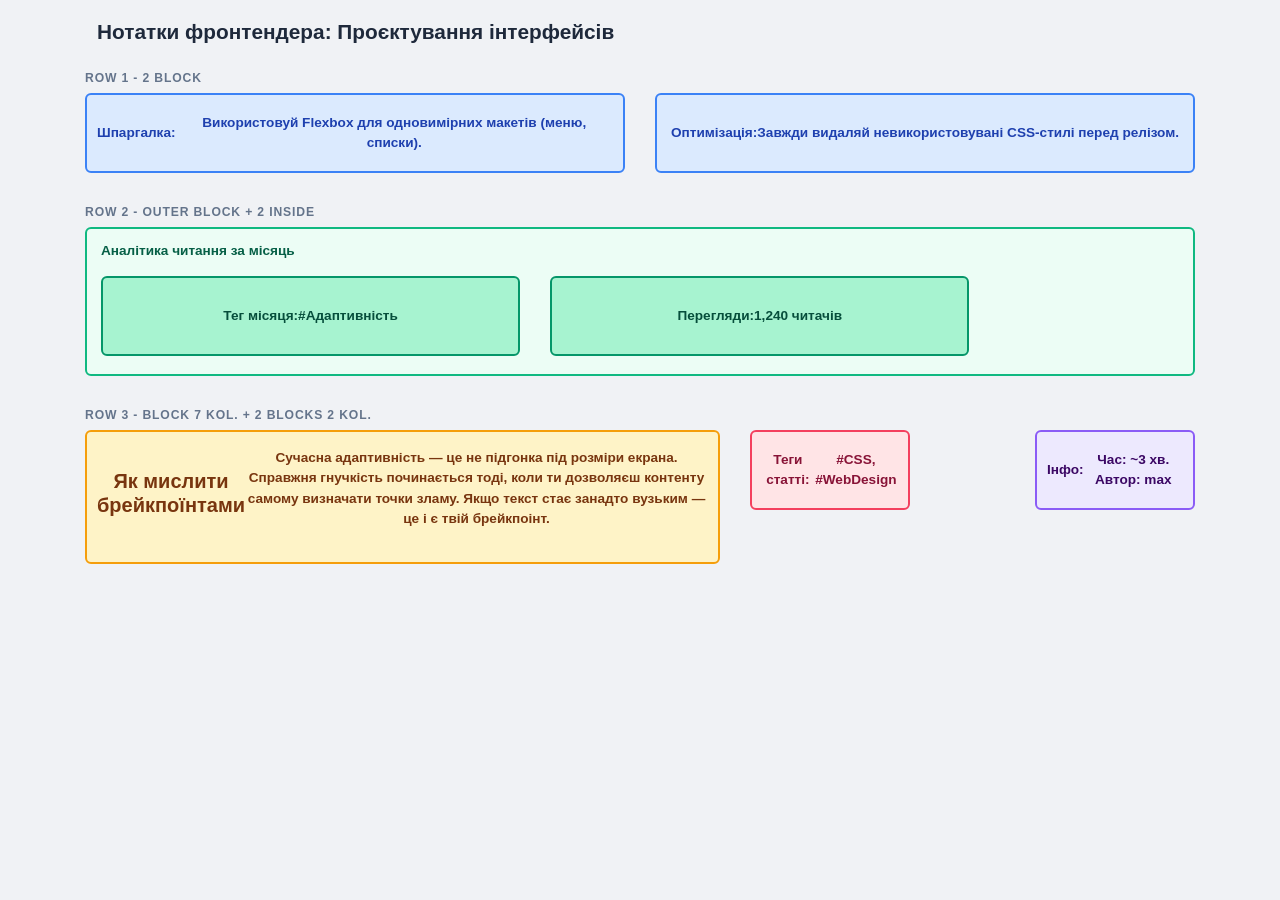
<file: gtgm lab 4/index.html>
<!DOCTYPE html>
<html lang="uk">
<head>
  <meta charset="UTF-8">
  <meta name="viewport" content="width=device-width, initial-scale=1">
  <title>LR4 - Bootstrap 4 - Variant 12</title>
  <link rel="stylesheet" href="https://cdn.jsdelivr.net/npm/bootstrap@4.6.2/dist/css/bootstrap.min.css">
  <link rel="stylesheet" href="style.css">
</head>
<body>
<div class="container">

  <h1>Нотатки фронтендера: Проєктування інтерфейсів</h1>

  <p class="row-label">row 1 - 2 block</p>
  <div class="row layout-row">
    <div class="col-12 col-md-5 col-lg-6 mb-col">
      <div class="blk blk-r1">
        <strong>Шпаргалка:</strong> Використовуй Flexbox для одновимірних макетів (меню, списки).
      </div>
    </div>
    <div class="col-12 col-md-5 col-lg-6 mb-col">
      <div class="blk blk-r1">
        <strong>Оптимізація:</strong> Завжди видаляй невикористовувані CSS-стилі перед релізом.
      </div>
    </div>
  </div>

  <p class="row-label">row 2 - outer  block + 2 inside</p>
  <div class="row layout-row">
    <div class="col-12 mb-col">
      <div class="blk blk-r2-outer">
        <span class="blk-r2-outer-label">Аналітика читання за місяць</span>
        <div class="row nested-row">
          <div class="col-12 col-md-5 mb-col d-none d-md-flex">
            <div class="blk blk-r2-nested">
              <strong>Тег місяця:</strong> #Адаптивність
            </div>
          </div>
          <div class="col-12 col-md-5 mb-col">
            <div class="blk blk-r2-nested">
              <strong>Перегляди:</strong> 1,240 читачів
            </div>
          </div>
        </div>
      </div>
    </div>
  </div>

  <p class="row-label">Row 3 - block 7 kol. + 2 blocks  2 kol.</p>
  <div class="row layout-row">
    <div class="col-12 col-md-7 mb-col">
      <div class="blk blk-r3-main">
        <h5><strong>Як мислити брейкпоїнтами</strong></h5>
        <p>Сучасна адаптивність — це не підгонка під розміри екрана. Справжня гнучкість починається тоді, коли ти дозволяєш контенту самому визначати точки зламу. Якщо текст стає занадто вузьким — це і є твій брейкпоінт.</p>
      </div>
    </div>
    
    <div class="col-md-2 mb-col d-none d-md-block">
      <div class="blk blk-r3-second">
        <strong>Теги статті:</strong> #CSS, #WebDesign
      </div>
    </div>
    
    <div class="col-2 d-block d-md-none mb-col" aria-hidden="true"></div>
    
    <div class="col-10 col-md-2 offset-md-1 mb-col">
      <div class="blk blk-r3-third">
        <div class="d-md-none mb-2" style="border-bottom: 1px solid #ccc; padding-bottom: 5px;">
          <strong>Теги:</strong> #CSS, #WebDesign
        </div>
        <strong>Інфо:</strong> Час: ~3 хв. Автор: max
    </div>
  </div>

</div>
<script src="https://cdn.jsdelivr.net/npm/jquery@3.5.1/dist/jquery.slim.min.js"></script>
<script src="https://cdn.jsdelivr.net/npm/bootstrap@4.6.2/dist/js/bootstrap.bundle.min.js"></script>
</body>
</html>
</file>
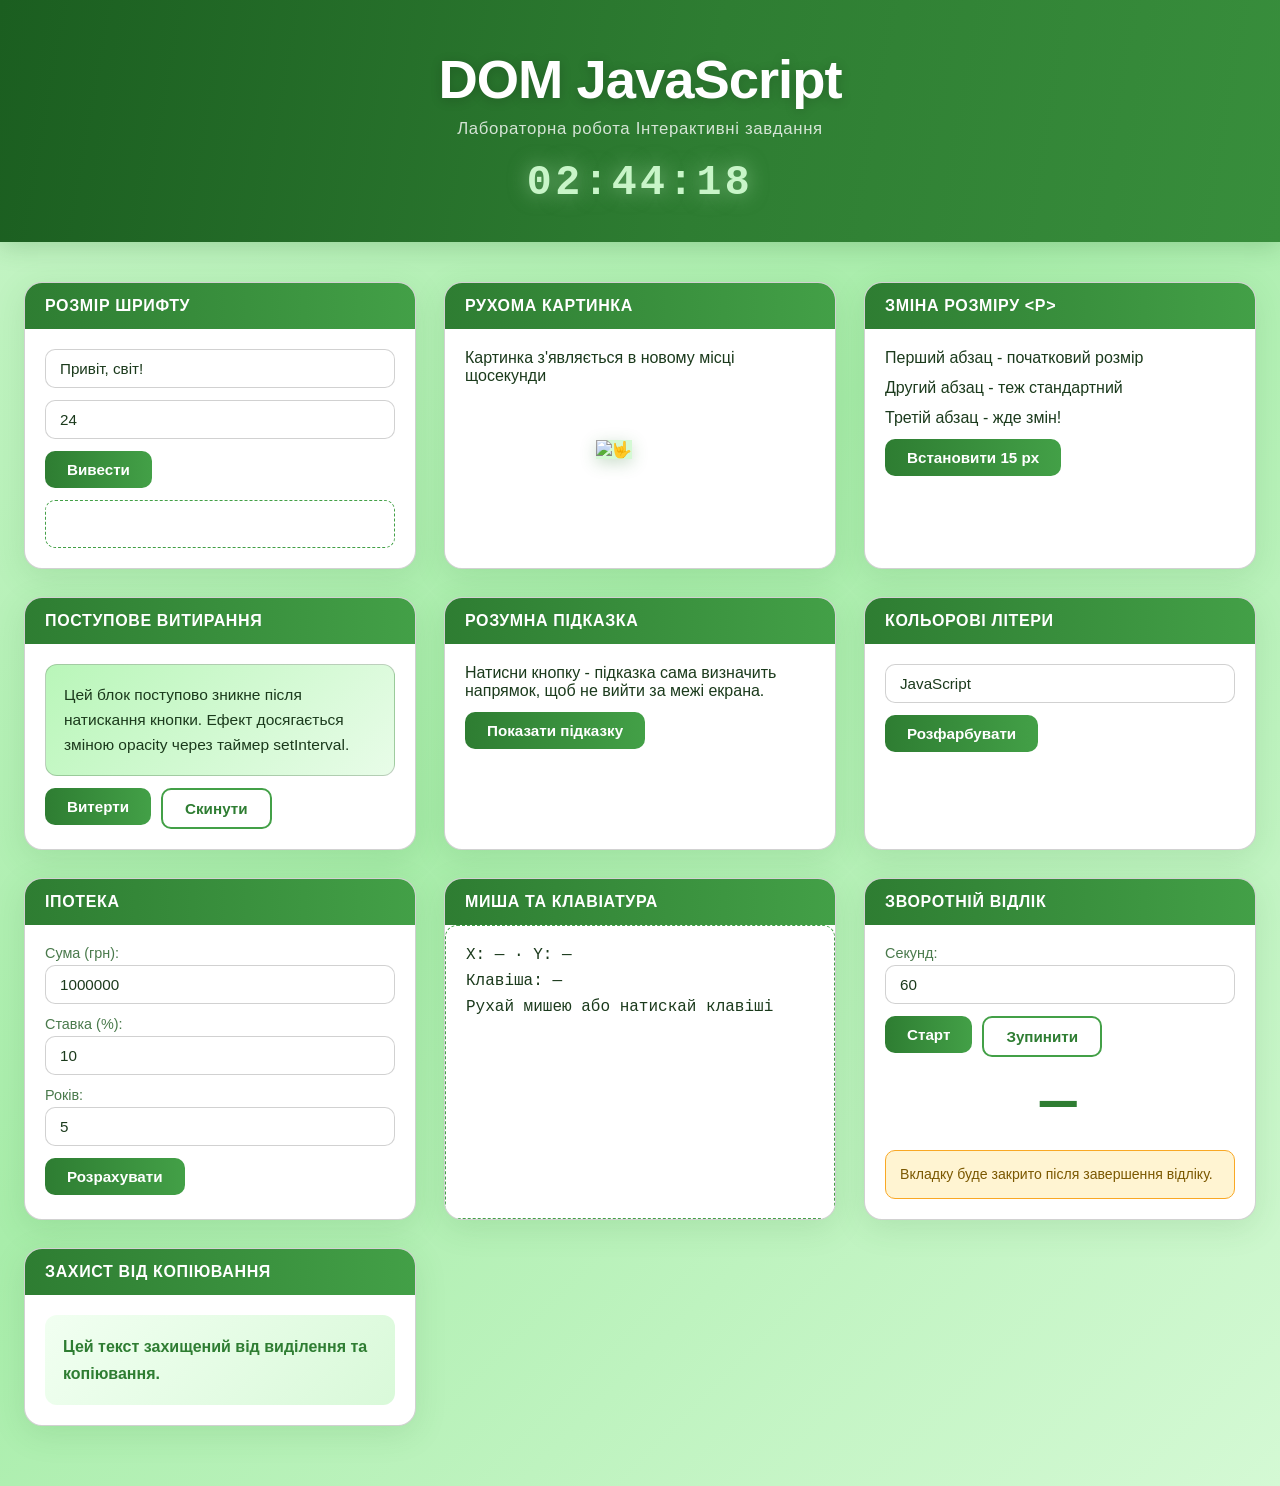
<file: gtgm3lb/index.html>
<!DOCTYPE html>
<html lang="uk">
<head>
  <meta charset="UTF-8" />
  <meta name="viewport" content="width=device-width, initial-scale=1.0" />
  <title>DOM  JS - Лр3</title>
  <link rel="stylesheet" href="style.css" />
</head>
<body>

  <header class="site-header">
    <h1 class="site-title">DOM  JavaScript</h1>
    <p class="site-sub">Лабораторна робота  Інтерактивні завдання</p>
    <div id="clock" class="clock"></div>
  </header>

  <main class="grid">

    <section class="card" id="card-font">
      <h2 class="card-title">Розмір шрифту</h2>
      <div class="card-body">
        <input id="fontText" class="inp" type="text" value="Привіт, світ!" placeholder="Текст" />
        <input id="fontSize" class="inp" type="number" value="24" min="8" max="120" placeholder="Розмір (px)" />
        <button class="btn" onclick="showText()">Вивести</button>
        <div id="fontOutput" class="output-box"></div>
      </div>
    </section>

    <section class="card" id="card-img">
      <h2 class="card-title">Рухома картинка</h2>
      <div class="card-body img-arena" id="imgArena">
        <img id="movingImg" alt="🤟" class="moving-img" />
        <p class="hint">Картинка з'являється в новому місці щосекунди</p>
      </div>
    </section>

    <section class="card" id="card-ptags">
      <h2 class="card-title">Зміна розміру &lt;p&gt;</h2>
      <div class="card-body" id="pContainer">
        <p>Перший абзац - початковий розмір</p>
        <p>Другий абзац - теж стандартний</p>
        <p>Третій абзац - жде змін!</p>
        <button class="btn" onclick="changePSize()">Встановити 15 px</button>
        <span id="pMsg" class="badge"></span>
      </div>
    </section>

    <section class="card" id="card-fade">
      <h2 class="card-title">Поступове витирання</h2>
      <div class="card-body">
        <div id="fadeBlock" class="fade-block">
          Цей блок поступово зникне після натискання кнопки.
          Ефект досягається зміною opacity через таймер setInterval.
        </div>
        <div class="btn-row">
          <button class="btn" onclick="startFade()">Витерти</button>
          <button class="btn btn-sec" onclick="resetFade()">Скинути</button>
        </div>
      </div>
    </section>

    <section class="card" id="card-tooltip">
      <h2 class="card-title">Розумна підказка</h2>
      <div class="card-body">
        <p>Натисни кнопку - підказка сама визначить напрямок, щоб не вийти за межі екрана.</p>
        <button class="btn" id="tooltipBtn" onclick="toggleTooltip(event)">
          Показати підказку
        </button>
      </div>
    </section>

    <section class="card" id="card-colors">
      <h2 class="card-title">Кольорові літери</h2>
      <div class="card-body">
        <input id="colorText" class="inp" type="text" value="JavaScript" />
        <button class="btn" onclick="colorizeText()">Розфарбувати</button>
        <div id="colorOutput" class="color-output"></div>
      </div>
    </section>

    <section class="card" id="card-credit">
      <h2 class="card-title">Іпотека</h2>
      <div class="card-body">
        <label>Сума (грн): <input id="credS" class="inp inp-sm" type="number" value="1000000" /></label>
        <label>Ставка (%): <input id="credP" class="inp inp-sm" type="number" value="10" /></label>
        <label>Років:      <input id="credY" class="inp inp-sm" type="number" value="5" /></label>
        <button class="btn" onclick="calcCredit()">Розрахувати</button>
        <div id="creditResult" class="result-box"></div>
      </div>
    </section>

    <section class="card" id="card-mouse">
      <h2 class="card-title">Миша та клавіатура</h2>
      <div class="card-body tracker-box" id="trackerBox" tabindex="0">
        <div id="mouseCoords"> X: — · Y: —</div>
        <div id="keyCode"> Клавіша: —</div>
        <p class="hint">Рухай мишею або натискай клавіші</p>
      </div>
    </section>

    <section class="card" id="card-countdown">
      <h2 class="card-title">Зворотній відлік</h2>
      <div class="card-body">
        <label>Секунд: <input id="cdSecs" class="inp inp-sm" type="number" value="60" min="1" /></label>
        <div class="btn-row">
          <button class="btn" onclick="startCountdown()">Старт</button>
          <button class="btn btn-sec" onclick="stopCountdown()">Зупинити</button>
        </div>
        <div id="countdownDisplay" class="countdown-display">—</div>
        <div id="closeNote" class="close-note hidden">
           Вкладку буде закрито після завершення відліку.<br>
        </div>
      </div>
    </section>

    <section class="card" id="card-nocopy">
      <h2 class="card-title">Захист від копіювання</h2>
      <div class="card-body">
        <div class="no-copy" id="noCopyBlock"
             oncontextmenu="return false"
             onselectstart="return false"
             oncopy="return false">
           Цей текст захищений від виділення та копіювання.<br>
        </div>
      </div>
    </section>

  </main>

  <div id="tooltip" class="tooltip hidden">
     Розумна підказка!<br>Сама вибираю напрямок спливання,<br>щоб не виходити за межі екрану.
  </div>

  <script src="script.js"></script>
</body>
</html>
</file>
<file: gtgm lab 4/style.css>
body {
  background: #f0f2f5;
  font-family: 'Segoe UI', sans-serif;
  padding-top: 20px;
}

h1 {
  font-size: 1.3rem;
  font-weight: 700;
  color: #1e293b;
  padding-left: 12px;
  margin-bottom: 24px;
}
.blk:hover {
      transform: translateY(-2px);
      box-shadow: 0 6px 18px rgba(0,0,0,.12);
    }

.row-label {
  font-size: 0.76rem;
  font-weight: 700;
  letter-spacing: 0.07em;
  text-transform: uppercase;
  color: #64748b;
  margin-bottom: 6px;
}

.layout-row {
  margin-bottom: 20px;
}

.blk {
  border-radius: 6px;
  padding: 16px 10px;
  min-height: 80px;
  display: flex;
  align-items: center;
  justify-content: center;
  text-align: center;
  font-size: 0.85rem;
  font-weight: 600;
  border: 2px solid transparent;
}

/* --- Row 1 - blue --- */
.blk-r1 {
  background: #dbeafe;
  border-color: #3b82f6;
  color: #1e40af;
}

/* --- Row 2 outer --- */
.blk-r2-outer {
  background: #ecfdf5;
  border-color: #10b981;
  color: #065f46;
  flex-direction: column;
  align-items: flex-start;
  min-height: 60px;
  padding: 12px 14px 8px;
}

.blk-r2-outer-label {
  font-weight: 700;
  margin-bottom: 8px;
}

/* --- Row 2 inside --- */
.blk-r2-nested {
  background: #a7f3d0;
  border-color: #059669;
  color: #064e3b;
  width: 100%;
}

/* --- Row 3 - block 7 cols --- */
.blk-r3-main {
  background: #fef3c7;
  border-color: #f59e0b;
  color: #78350f;
}

/* --- Row 3 - block 2 (2 cols) --- */
.blk-r3-second {
  background: #ffe4e6;
  border-color: #f43f5e;
  color: #881337;
}

/* --- Row 3 - block 3 (2 cols) --- */
.blk-r3-third {
  background: #ede9fe;
  border-color: #8b5cf6;
  color: #3b0764;
}

.nested-row {
  width: 100%;
  margin-top: 6px;
}

.mb-col {
  margin-bottom: 10px;
}

.nested-row
</file>
<file: gtgm3lb/style.css>
:root {
  --grad-start: #c8f5c8;
  --grad-mid:   #a8edaa;
  --grad-end:   #d4f9d4;
  --accent:     #2e7d32;
  --accent2:    #43a047;
  --surface:    #fff;
  --border:     rgba(2, 2, 2, 0.18);
  --text:       #1b3a1c;
  --text-muted: #4a7a4c;
  --shadow:     0 8px 32px rgba(46,125,50,0.13);
  --radius:     18px;
  --font-body:  'Segoe UI', 'Arial', sans-serif;
  --font-mono:  'Courier New', monospace;
}

*, *::before, *::after { box-sizing: border-box; margin: 0; padding: 0; }

body {
  background: linear-gradient(135deg, var(--grad-start) 0%, var(--grad-mid) 45%, var(--grad-end) 100%);
  min-height: 100vh;
  font-family: var(--font-body);
  color: var(--text);
  padding-bottom: 60px;
}

.site-header {
  background: linear-gradient(100deg, #1b5e20 0%, #2e7d32 55%, #388e3c 100%);
  color: #fff;
  text-align: center;
  padding: 48px 24px 36px;
  position: relative;
  box-shadow: 0 4px 24px rgba(27,94,32,0.22);
}

.site-title {
  font-size: clamp(2rem, 5vw, 3.4rem);
  font-weight: 800;
  letter-spacing: -1px;
  text-shadow: 0 2px 12px rgba(0,0,0,0.18);
}

.site-sub {
  margin-top: 8px;
  font-size: 1.05rem;
  opacity: 0.8;
  letter-spacing: 0.04em;
}

.clock {
  margin-top: 20px;
  font-size: clamp(1.6rem, 4vw, 2.6rem);
  font-weight: 700;
  font-family: var(--font-mono);
  letter-spacing: 0.08em;
  color: #c8f5c8;
  text-shadow: 0 0 20px rgba(200,245,200,0.5);
}

.grid {
  display: grid;
  grid-template-columns: repeat(auto-fill, minmax(340px, 1fr));
  gap: 28px;
  max-width: 1280px;
  margin: 40px auto 0;
  padding: 0 24px;
}

.card {
  background: var(--surface);
  border: 1px solid var(--border);
  border-radius: var(--radius);
  box-shadow: var(--shadow);
  backdrop-filter: blur(12px);
  overflow: hidden;
  display: flex;
  flex-direction: column;
  transition: transform .25s ease, box-shadow .25s ease;
}

.card:hover {
  transform: translateY(-4px);
  box-shadow: 0 16px 40px rgba(46,125,50,0.18);
}

.card-title {
  background: linear-gradient(90deg, var(--accent) 0%, var(--accent2) 100%);
  color: #fff;
  font-size: 1rem;
  font-weight: 700;
  padding: 14px 20px;
  letter-spacing: 0.04em;
  text-transform: uppercase;
}

.card-body {
  padding: 20px;
  display: flex;
  flex-direction: column;
  gap: 12px;
  flex: 1;
}

.inp {
  width: 100%;
  padding: 10px 14px;
  border: 1.5px solid var(--border);
  border-radius: 10px;
  font-size: 0.95rem;
  background: rgba(255,255,255,0.85);
  color: var(--text);
  outline: none;
  transition: border-color .2s;
}
.inp:focus { border-color: var(--accent2); }
.inp-sm { width: 100%; }

label { font-size: 0.9rem; color: var(--text-muted); display: flex; flex-direction: column; gap: 4px; }

.btn {
  padding: 10px 22px;
  border: none;
  border-radius: 10px;
  background: linear-gradient(90deg, #2e7d32, #43a047);
  color: #fff;
  font-weight: 700;
  font-size: 0.95rem;
  cursor: pointer;
  transition: opacity .2s, transform .15s;
  align-self: flex-start;
}
.btn:hover { opacity: .88; transform: scale(1.03); }
.btn:active { transform: scale(.97); }

.btn-sec {
  background: transparent;
  border: 2px solid var(--accent2);
  color: var(--accent);
}

.btn-row { display: flex; gap: 10px; flex-wrap: wrap; }

.output-box {
  min-height: 48px;
  padding: 10px 14px;
  background: rgba(255,255,255,0.6);
  border: 1px dashed var(--accent2);
  border-radius: 10px;
  word-break: break-word;
}

.img-arena {
  position: relative;
  min-height: 200px;
  background: rgba(255,255,255,0.4);
}

.moving-img {
  position: absolute;
  background: var(--grad-end);
  box-shadow: 0 4px 16px rgba(46,125,50,.25);
  transition: top .4s cubic-bezier(.4,0,.2,1), left .4s cubic-bezier(.4,0,.2,1);
  top: 70px;
  left: 70px;
}

.fade-block {
  padding: 18px;
  background: linear-gradient(135deg, #b9f6b9, #e8fce8);
  border-radius: 12px;
  border: 1px solid var(--border);
  font-size: 0.97rem;
  line-height: 1.6;
  opacity: 1;
}

.tooltip {
  position: fixed;
  z-index: 9999;
  background: #1b5e20;
  color: #fff;
  padding: 14px 18px;
  border-radius: 12px;
  font-size: 0.9rem;
  line-height: 1.6;
  box-shadow: 0 8px 32px rgba(0,0,0,0.22);
  max-width: 240px;
  pointer-events: auto;
}

.tooltip.hidden { display: none; }

.tooltip::before {
  content: '';
  position: absolute;
  border: 8px solid transparent;
}
.tooltip.arrow-bottom::before {
  border-top-color: #1b5e20;
  bottom: -16px; left: 20px;
}
.tooltip.arrow-top::before {
  border-bottom-color: #1b5e20;
  top: -16px; left: 20px;
}
.tooltip.arrow-right::before {
  border-left-color: #1b5e20;
  right: -16px; top: 14px;
}

.color-output {
  font-size: 1.4rem;
  font-weight: 700;
  letter-spacing: 0.06em;
  word-break: break-all;
  line-height: 1.8;
}
.color-output span { display: inline-block; }

.result-box {
  padding: 14px;
  background: rgba(200,245,200,0.5);
  border-radius: 10px;
  border: 1px solid var(--border);
  font-size: 0.97rem;
  display: none;
}
.result-box.visible { display: block; }

.tracker-box {
  min-height: 120px;
  background: rgba(255,255,255,0.5);
  border: 1.5px dashed var(--accent2);
  border-radius: 12px;
  padding: 20px;
  font-family: var(--font-mono);
  font-size: 1rem;
  gap: 8px;
}

.countdown-display {
  font-size: clamp(2.4rem, 6vw, 3.8rem);
  font-weight: 900;
  font-family: var(--font-mono);
  color: var(--accent);
  text-align: center;
  letter-spacing: 0.06em;
}
.countdown-display.active { animation: pulse 1s infinite; }
@keyframes pulse {
  0%, 100% { opacity: 1; }
  50%       { opacity: .55; }
}

.close-note {
  background: rgba(255,193,7,0.18);
  border: 1px solid #f9a825;
  border-radius: 10px;
  padding: 12px 14px;
  font-size: 0.88rem;
  line-height: 1.6;
  color: #7b5800;
}
.close-note code {
  background: rgba(0,0,0,0.07);
  padding: 1px 5px;
  border-radius: 4px;
  font-family: var(--font-mono);
  font-size: 0.85em;
}

.no-copy {
  user-select: none;
  -webkit-user-select: none;
  padding: 18px;
  background: linear-gradient(135deg, #f1fff1, #d9f9d9);
  border: 2px var(--accent2);
  border-radius: 12px;
  font-size: 1rem;
  line-height: 1.7;
  color: var(--accent);
  font-weight: 600;
}
</file>
